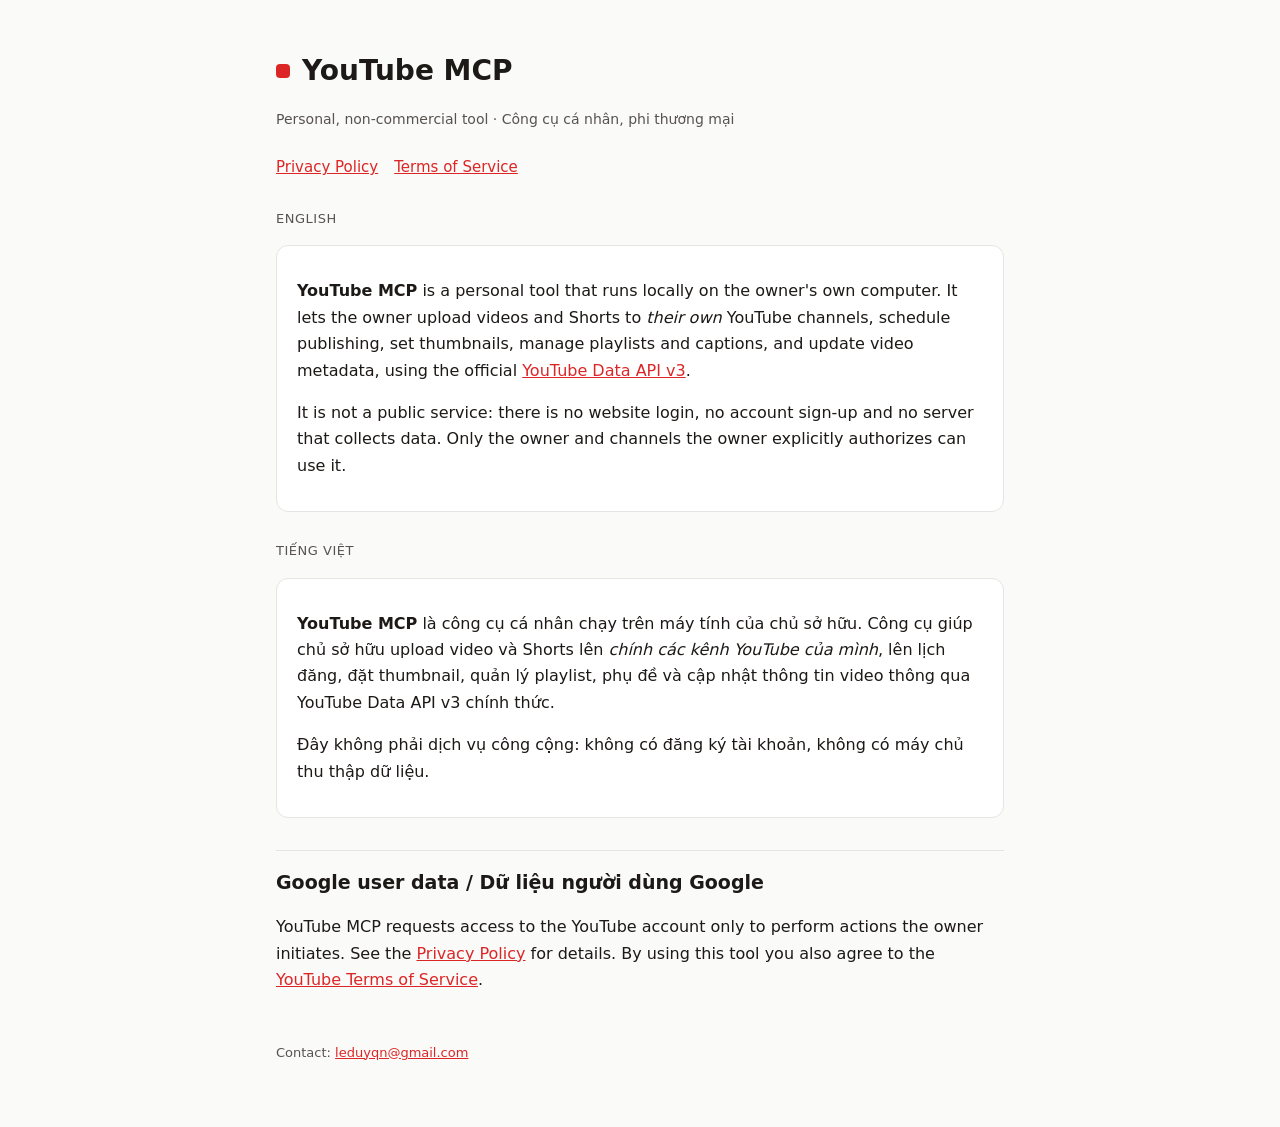
<file: index.html>
<!doctype html>
<html lang="en">
<head>
<meta charset="utf-8">
<meta name="viewport" content="width=device-width,initial-scale=1">
<title>YouTube MCP</title>
<meta name="description" content="YouTube MCP — a personal tool that lets the owner upload and manage videos on their own YouTube channels via the YouTube Data API.">
<link rel="stylesheet" href="style.css">
</head>
<body>
<main>
  <header><span class="dot"></span><h1>YouTube MCP</h1></header>
  <p class="muted">Personal, non-commercial tool · Công cụ cá nhân, phi thương mại</p>

  <nav>
    <a href="privacy.html">Privacy Policy</a>
    <a href="terms.html">Terms of Service</a>
  </nav>

  <p class="lang">English</p>
  <div class="card">
    <p><strong>YouTube MCP</strong> is a personal tool that runs locally on the owner's own computer. It lets the
    owner upload videos and Shorts to <em>their own</em> YouTube channels, schedule publishing, set thumbnails,
    manage playlists and captions, and update video metadata, using the official
    <a href="https://developers.google.com/youtube/v3">YouTube Data API v3</a>.</p>
    <p>It is not a public service: there is no website login, no account sign-up and no server that collects data.
    Only the owner and channels the owner explicitly authorizes can use it.</p>
  </div>

  <p class="lang">Tiếng Việt</p>
  <div class="card">
    <p><strong>YouTube MCP</strong> là công cụ cá nhân chạy trên máy tính của chủ sở hữu. Công cụ giúp chủ sở hữu
    upload video và Shorts lên <em>chính các kênh YouTube của mình</em>, lên lịch đăng, đặt thumbnail, quản lý
    playlist, phụ đề và cập nhật thông tin video thông qua YouTube Data API v3 chính thức.</p>
    <p>Đây không phải dịch vụ công cộng: không có đăng ký tài khoản, không có máy chủ thu thập dữ liệu.</p>
  </div>

  <h2>Google user data / Dữ liệu người dùng Google</h2>
  <p>YouTube MCP requests access to the YouTube account only to perform actions the owner initiates. See the
  <a href="privacy.html">Privacy Policy</a> for details. By using this tool you also agree to the
  <a href="https://www.youtube.com/t/terms">YouTube Terms of Service</a>.</p>

  <footer>Contact: <a href="mailto:leduyqn@gmail.com">leduyqn@gmail.com</a></footer>
</main>
</body>
</html>
</file>
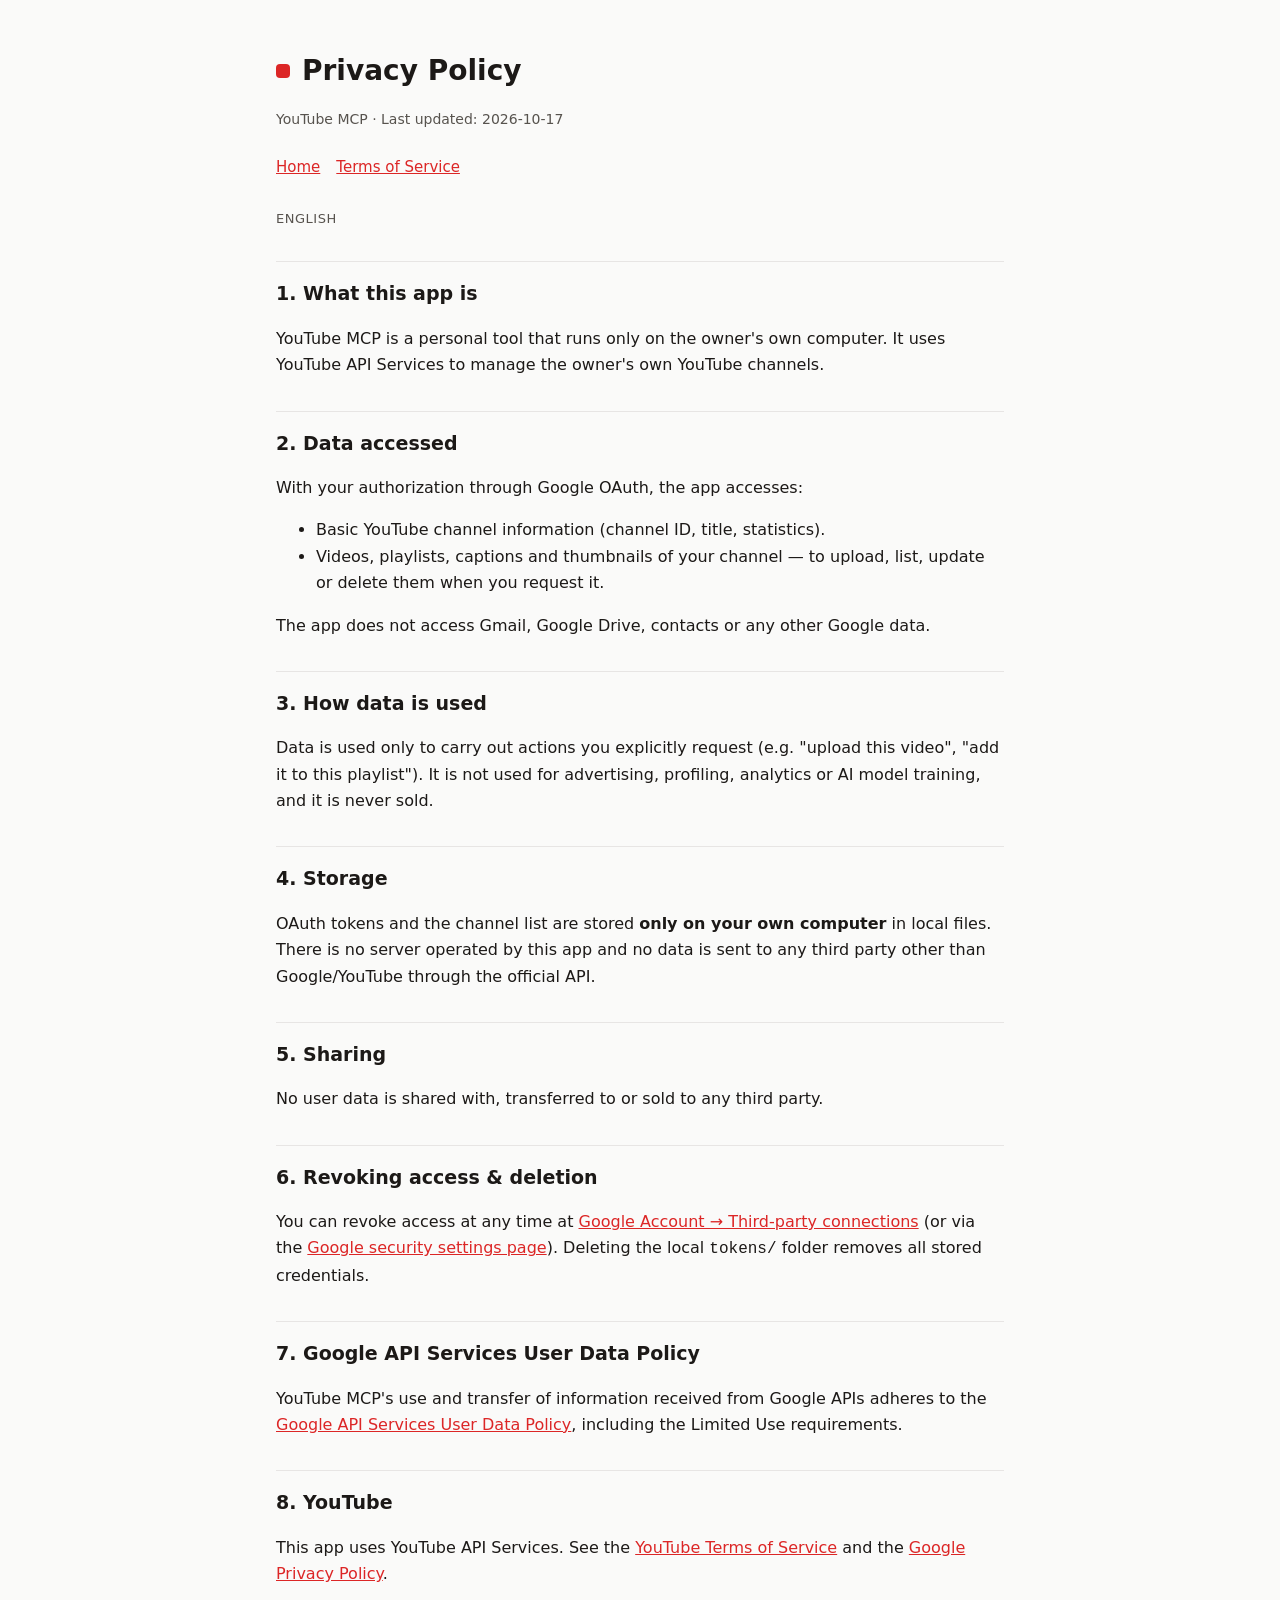
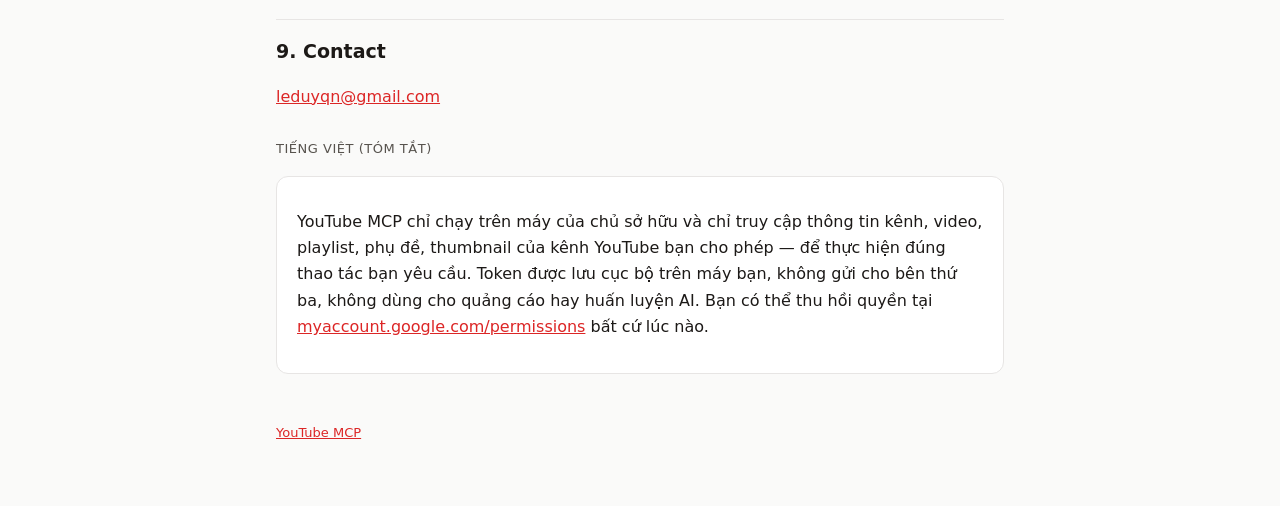
<file: privacy.html>
<!doctype html>
<html lang="en">
<head>
<meta charset="utf-8">
<meta name="viewport" content="width=device-width,initial-scale=1">
<title>Privacy Policy — YouTube MCP</title>
<link rel="stylesheet" href="style.css">
</head>
<body>
<main>
  <header><span class="dot"></span><h1>Privacy Policy</h1></header>
  <p class="muted">YouTube MCP · Last updated: 2026-10-17</p>
  <nav><a href="index.html">Home</a><a href="terms.html">Terms of Service</a></nav>

  <p class="lang">English</p>

  <h2>1. What this app is</h2>
  <p>YouTube MCP is a personal tool that runs only on the owner's own computer. It uses YouTube API Services
  to manage the owner's own YouTube channels.</p>

  <h2>2. Data accessed</h2>
  <p>With your authorization through Google OAuth, the app accesses:</p>
  <ul>
    <li>Basic YouTube channel information (channel ID, title, statistics).</li>
    <li>Videos, playlists, captions and thumbnails of your channel — to upload, list, update or delete them
        when you request it.</li>
  </ul>
  <p>The app does not access Gmail, Google Drive, contacts or any other Google data.</p>

  <h2>3. How data is used</h2>
  <p>Data is used only to carry out actions you explicitly request (e.g. "upload this video", "add it to this
  playlist"). It is not used for advertising, profiling, analytics or AI model training, and it is never sold.</p>

  <h2>4. Storage</h2>
  <p>OAuth tokens and the channel list are stored <strong>only on your own computer</strong> in local files.
  There is no server operated by this app and no data is sent to any third party other than Google/YouTube
  through the official API.</p>

  <h2>5. Sharing</h2>
  <p>No user data is shared with, transferred to or sold to any third party.</p>

  <h2>6. Revoking access &amp; deletion</h2>
  <p>You can revoke access at any time at
  <a href="https://myaccount.google.com/permissions">Google Account → Third-party connections</a>
  (or via the <a href="https://security.google.com/settings/security/permissions">Google security settings page</a>).
  Deleting the local <code>tokens/</code> folder removes all stored credentials.</p>

  <h2>7. Google API Services User Data Policy</h2>
  <p>YouTube MCP's use and transfer of information received from Google APIs adheres to the
  <a href="https://developers.google.com/terms/api-services-user-data-policy">Google API Services User Data Policy</a>,
  including the Limited Use requirements.</p>

  <h2>8. YouTube</h2>
  <p>This app uses YouTube API Services. See the
  <a href="https://www.youtube.com/t/terms">YouTube Terms of Service</a> and the
  <a href="https://policies.google.com/privacy">Google Privacy Policy</a>.</p>

  <h2>9. Contact</h2>
  <p><a href="mailto:leduyqn@gmail.com">leduyqn@gmail.com</a></p>

  <p class="lang">Tiếng Việt (tóm tắt)</p>
  <div class="card">
    <p>YouTube MCP chỉ chạy trên máy của chủ sở hữu và chỉ truy cập thông tin kênh, video, playlist, phụ đề,
    thumbnail của kênh YouTube bạn cho phép — để thực hiện đúng thao tác bạn yêu cầu. Token được lưu cục bộ trên máy
    bạn, không gửi cho bên thứ ba, không dùng cho quảng cáo hay huấn luyện AI. Bạn có thể thu hồi quyền tại
    <a href="https://myaccount.google.com/permissions">myaccount.google.com/permissions</a> bất cứ lúc nào.</p>
  </div>

  <footer><a href="index.html">YouTube MCP</a></footer>
</main>
</body>
</html>
</file>
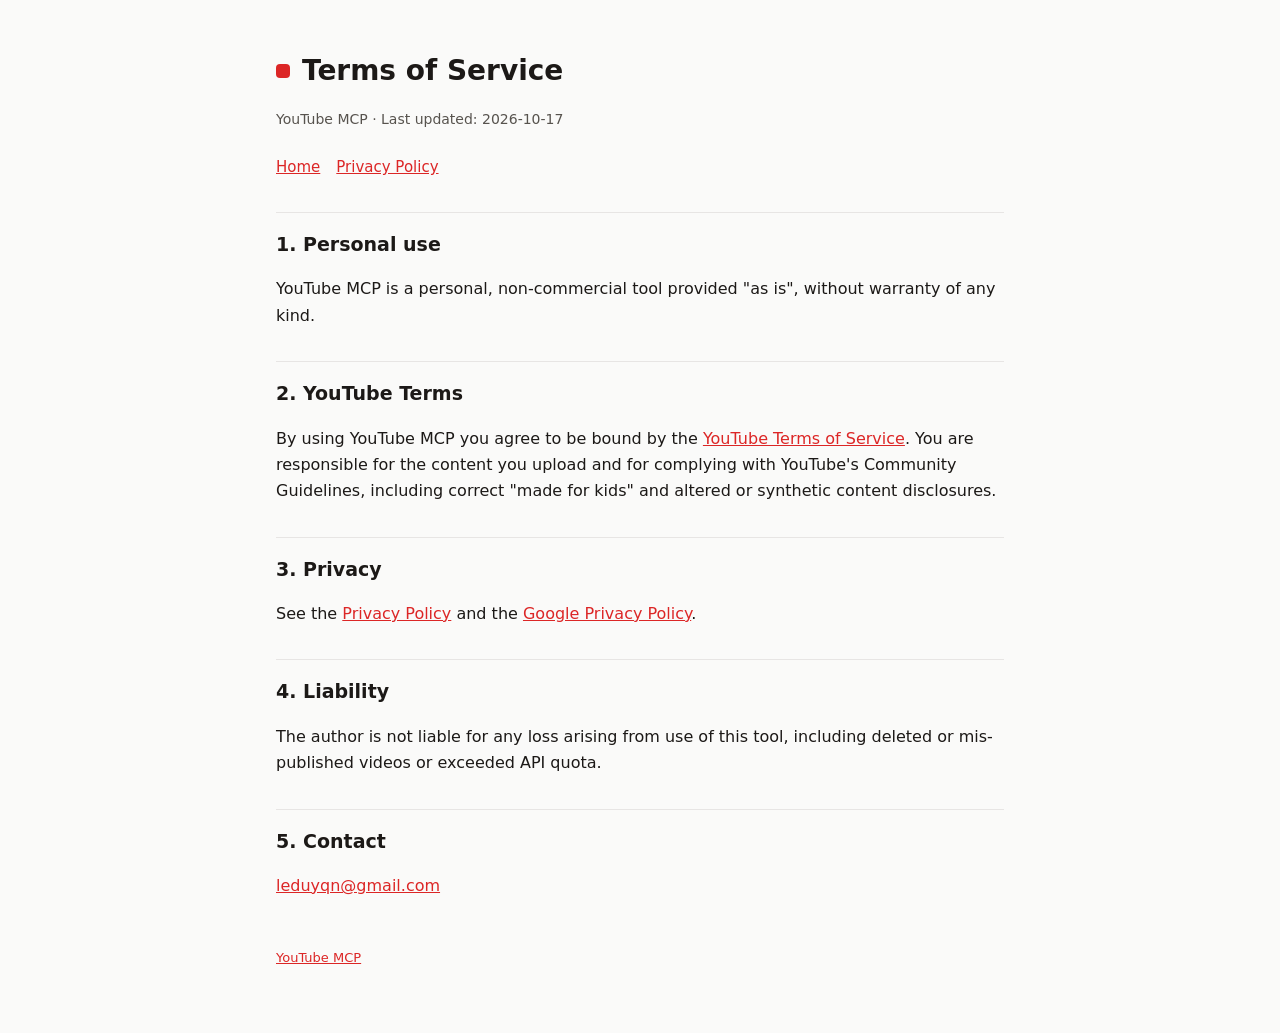
<file: terms.html>
<!doctype html>
<html lang="en">
<head>
<meta charset="utf-8">
<meta name="viewport" content="width=device-width,initial-scale=1">
<title>Terms of Service — YouTube MCP</title>
<link rel="stylesheet" href="style.css">
</head>
<body>
<main>
  <header><span class="dot"></span><h1>Terms of Service</h1></header>
  <p class="muted">YouTube MCP · Last updated: 2026-10-17</p>
  <nav><a href="index.html">Home</a><a href="privacy.html">Privacy Policy</a></nav>

  <h2>1. Personal use</h2>
  <p>YouTube MCP is a personal, non-commercial tool provided "as is", without warranty of any kind.</p>

  <h2>2. YouTube Terms</h2>
  <p>By using YouTube MCP you agree to be bound by the
  <a href="https://www.youtube.com/t/terms">YouTube Terms of Service</a>. You are responsible for the content you
  upload and for complying with YouTube's Community Guidelines, including correct "made for kids" and altered or
  synthetic content disclosures.</p>

  <h2>3. Privacy</h2>
  <p>See the <a href="privacy.html">Privacy Policy</a> and the
  <a href="https://policies.google.com/privacy">Google Privacy Policy</a>.</p>

  <h2>4. Liability</h2>
  <p>The author is not liable for any loss arising from use of this tool, including deleted or mis-published
  videos or exceeded API quota.</p>

  <h2>5. Contact</h2>
  <p><a href="mailto:leduyqn@gmail.com">leduyqn@gmail.com</a></p>

  <footer><a href="index.html">YouTube MCP</a></footer>
</main>
</body>
</html>
</file>
<file: style.css>
:root{--bg:#fafaf9;--fg:#1c1917;--muted:#57534e;--accent:#dc2626;--card:#fff;--line:#e7e5e4}
@media (prefers-color-scheme:dark){:root{--bg:#0c0a09;--fg:#f5f5f4;--muted:#a8a29e;--accent:#f87171;--card:#1c1917;--line:#292524}}
*{box-sizing:border-box}
body{margin:0;background:var(--bg);color:var(--fg);font:16px/1.65 system-ui,-apple-system,"Segoe UI",Roboto,sans-serif}
main{max-width:760px;margin:0 auto;padding:48px 16px 64px}
header{display:flex;align-items:center;gap:12px;margin-bottom:8px}
.dot{width:14px;height:14px;border-radius:4px;background:var(--accent)}
h1{font-size:28px;margin:0}
h2{font-size:19px;margin:32px 0 8px;padding-top:16px;border-top:1px solid var(--line)}
p,li{color:var(--fg)}
.muted{color:var(--muted);font-size:14px}
.card{background:var(--card);border:1px solid var(--line);border-radius:12px;padding:16px 20px;margin:16px 0}
nav{display:flex;gap:16px;flex-wrap:wrap;margin:24px 0;font-size:15px}
a{color:var(--accent)}
.lang{font-size:13px;letter-spacing:.04em;text-transform:uppercase;color:var(--muted);margin-top:28px}
footer{margin-top:48px;font-size:13px;color:var(--muted)}
</file>
